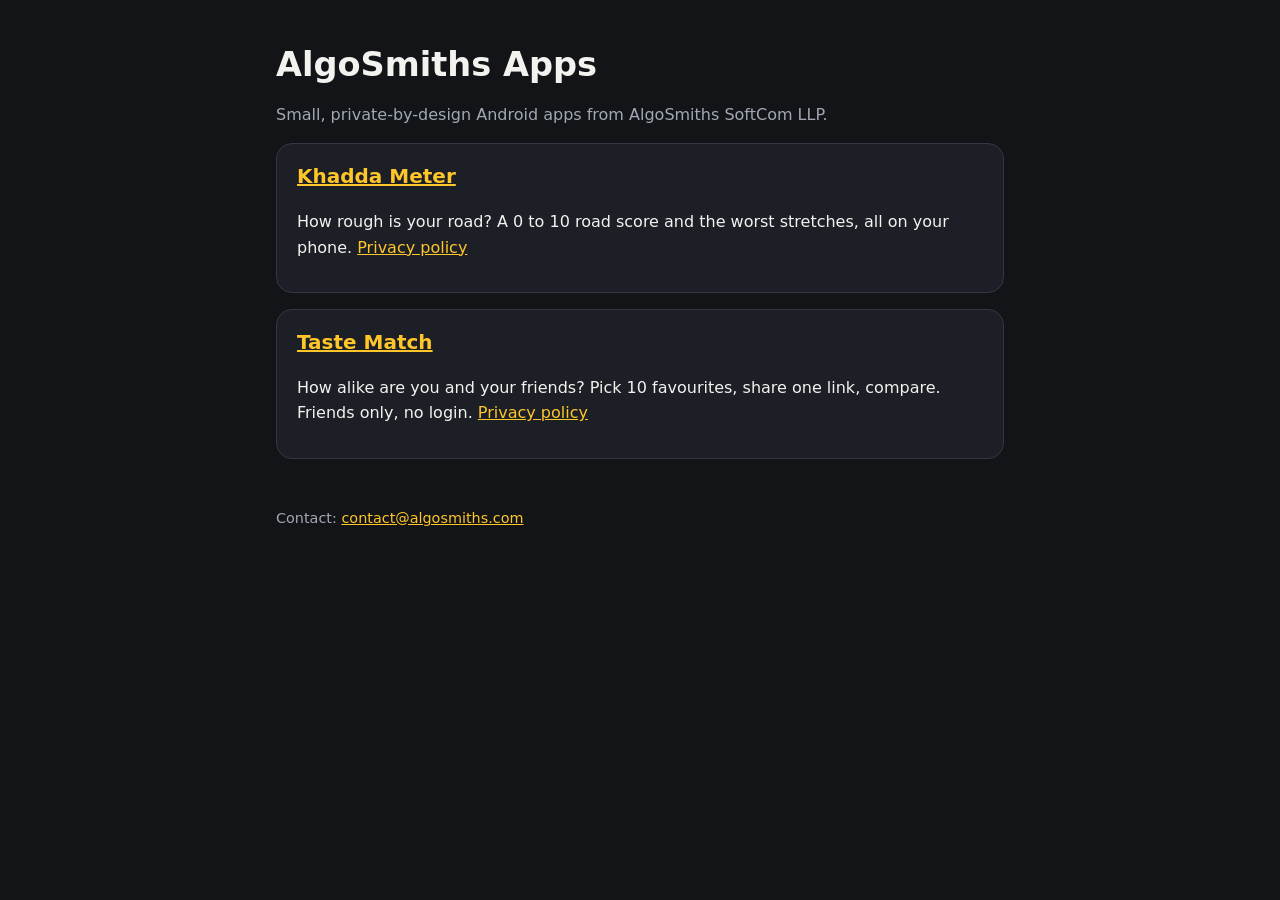
<file: index.html>
<!doctype html>
<html lang="en">
<head>
  <meta charset="utf-8">
  <meta name="viewport" content="width=device-width, initial-scale=1">
  <title>AlgoSmiths Apps</title>
  <link rel="stylesheet" href="assets/site.css">
</head>
<body>
<main>
  <h1>AlgoSmiths Apps</h1>
  <p class="muted">Small, private-by-design Android apps from AlgoSmiths SoftCom LLP.</p>
  <div class="card">
    <h2 style="margin-top:0"><a href="khadda-meter/">Khadda Meter</a></h2>
    <p>How rough is your road? A 0 to 10 road score and the worst stretches, all on your phone. <a href="khadda-meter/privacy/">Privacy policy</a></p>
  </div>
  <div class="card">
    <h2 style="margin-top:0"><a href="taste-match/">Taste Match</a></h2>
    <p>How alike are you and your friends? Pick 10 favourites, share one link, compare. Friends only, no login. <a href="taste-match/privacy/">Privacy policy</a></p>
  </div>
  <footer>Contact: <a href="mailto:contact@algosmiths.com">contact@algosmiths.com</a></footer>
</main>
</body>
</html>
</file>
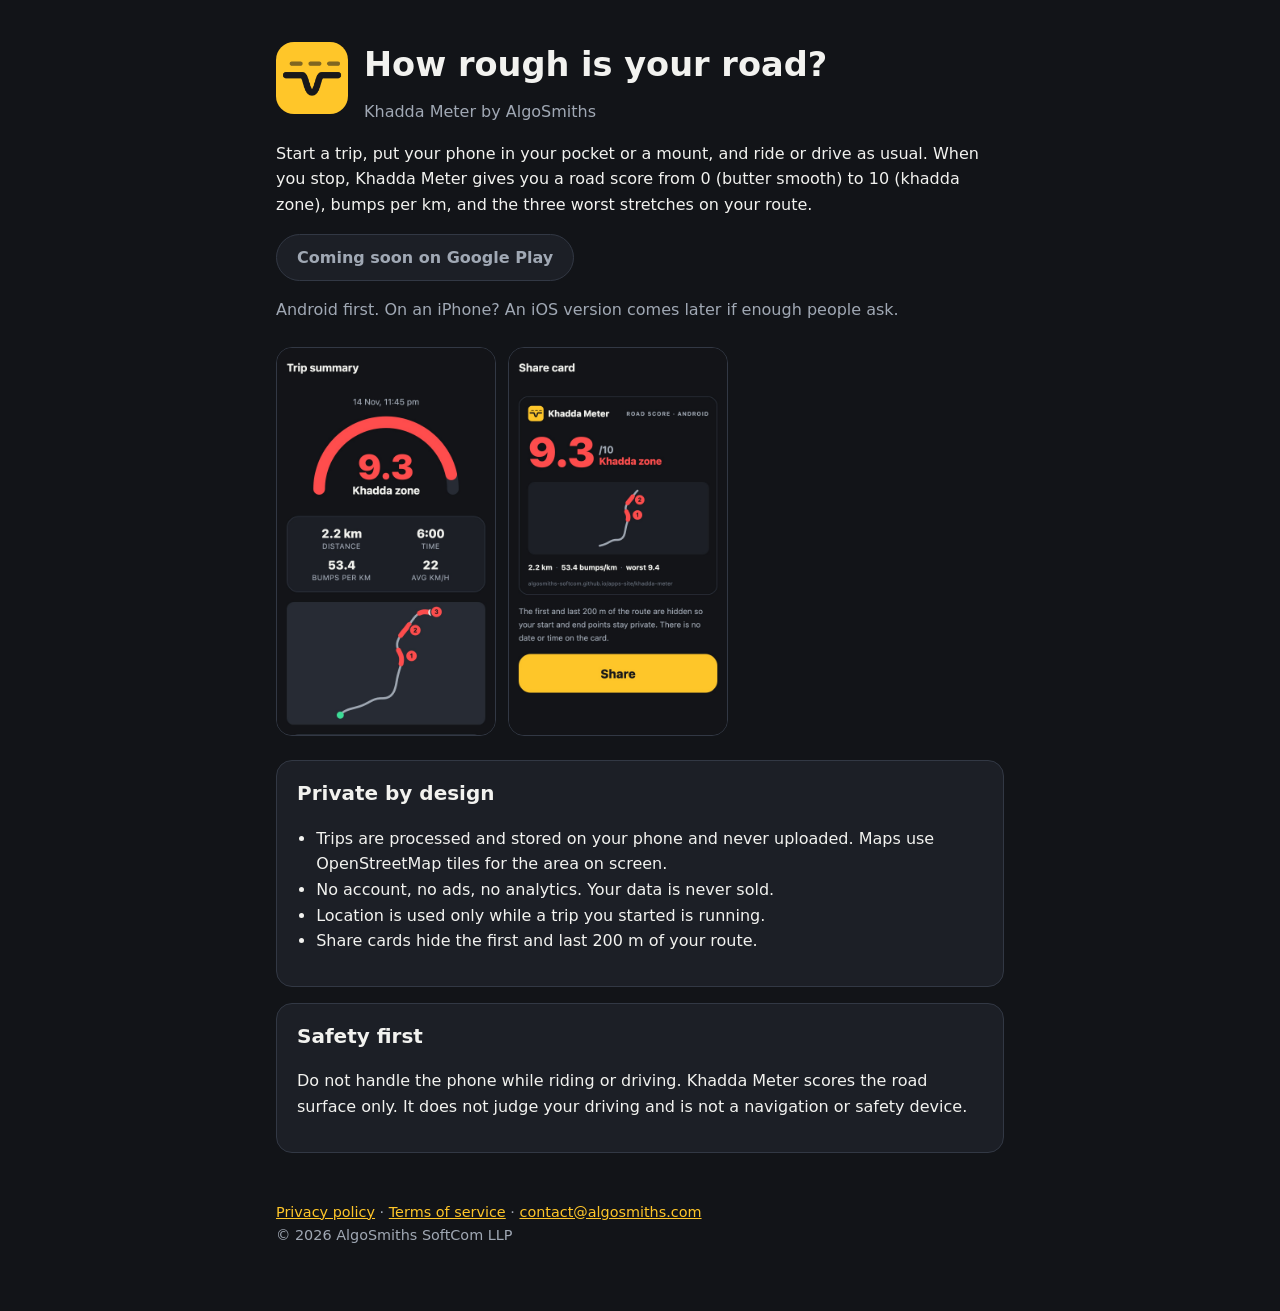
<file: khadda-meter/index.html>
<!doctype html>
<html lang="en">
<head>
  <meta charset="utf-8">
  <meta name="viewport" content="width=device-width, initial-scale=1">
  <title>Khadda Meter: how rough is your road?</title>
  <meta name="description" content="Khadda Meter scores how rough a road is, from 0 to 10, using your phone's motion sensor and GPS. On-device, no login, no ads. Android first.">
  <meta property="og:title" content="Khadda Meter: how rough is your road?">
  <meta property="og:description" content="A 0 to 10 road score and the worst stretches of your trip. Everything stays on your phone.">
  <meta property="og:image" content="https://algosmiths-softcom.github.io/apps-site/khadda-meter/card.jpg">
  <link rel="icon" href="icon.png">
  <link rel="stylesheet" href="../assets/site.css">
</head>
<body>
<main>
  <div class="hero">
    <img src="icon.png" alt="Khadda Meter icon">
    <div>
      <h1>How rough is your road?</h1>
      <div class="muted">Khadda Meter by AlgoSmiths</div>
    </div>
  </div>

  <p>Start a trip, put your phone in your pocket or a mount, and ride or drive as usual. When you stop, Khadda Meter gives you a road score from 0 (butter smooth) to 10 (khadda zone), bumps per km, and the three worst stretches on your route.</p>

  <p><span class="pill off">Coming soon on Google Play</span></p>
  <p class="muted">Android first. On an iPhone? An iOS version comes later if enough people ask.</p>

  <div class="shots">
    <img src="summary.jpg" alt="Trip summary screen with a road score of 9.3, Khadda zone">
    <img src="card.jpg" alt="Shareable road score card">
  </div>

  <div class="card">
    <h2 style="margin-top:0">Private by design</h2>
    <ul>
      <li>Trips are processed and stored on your phone and never uploaded. Maps use OpenStreetMap tiles for the area on screen.</li>
      <li>No account, no ads, no analytics. Your data is never sold.</li>
      <li>Location is used only while a trip you started is running.</li>
      <li>Share cards hide the first and last 200 m of your route.</li>
    </ul>
  </div>

  <div class="card">
    <h2 style="margin-top:0">Safety first</h2>
    <p>Do not handle the phone while riding or driving. Khadda Meter scores the road surface only. It does not judge your driving and is not a navigation or safety device.</p>
  </div>

  <footer>
    <a href="privacy/">Privacy policy</a> · <a href="terms/">Terms of service</a> · <a href="mailto:contact@algosmiths.com">contact@algosmiths.com</a><br>
    © 2026 AlgoSmiths SoftCom LLP
  </footer>
</main>
</body>
</html>
</file>
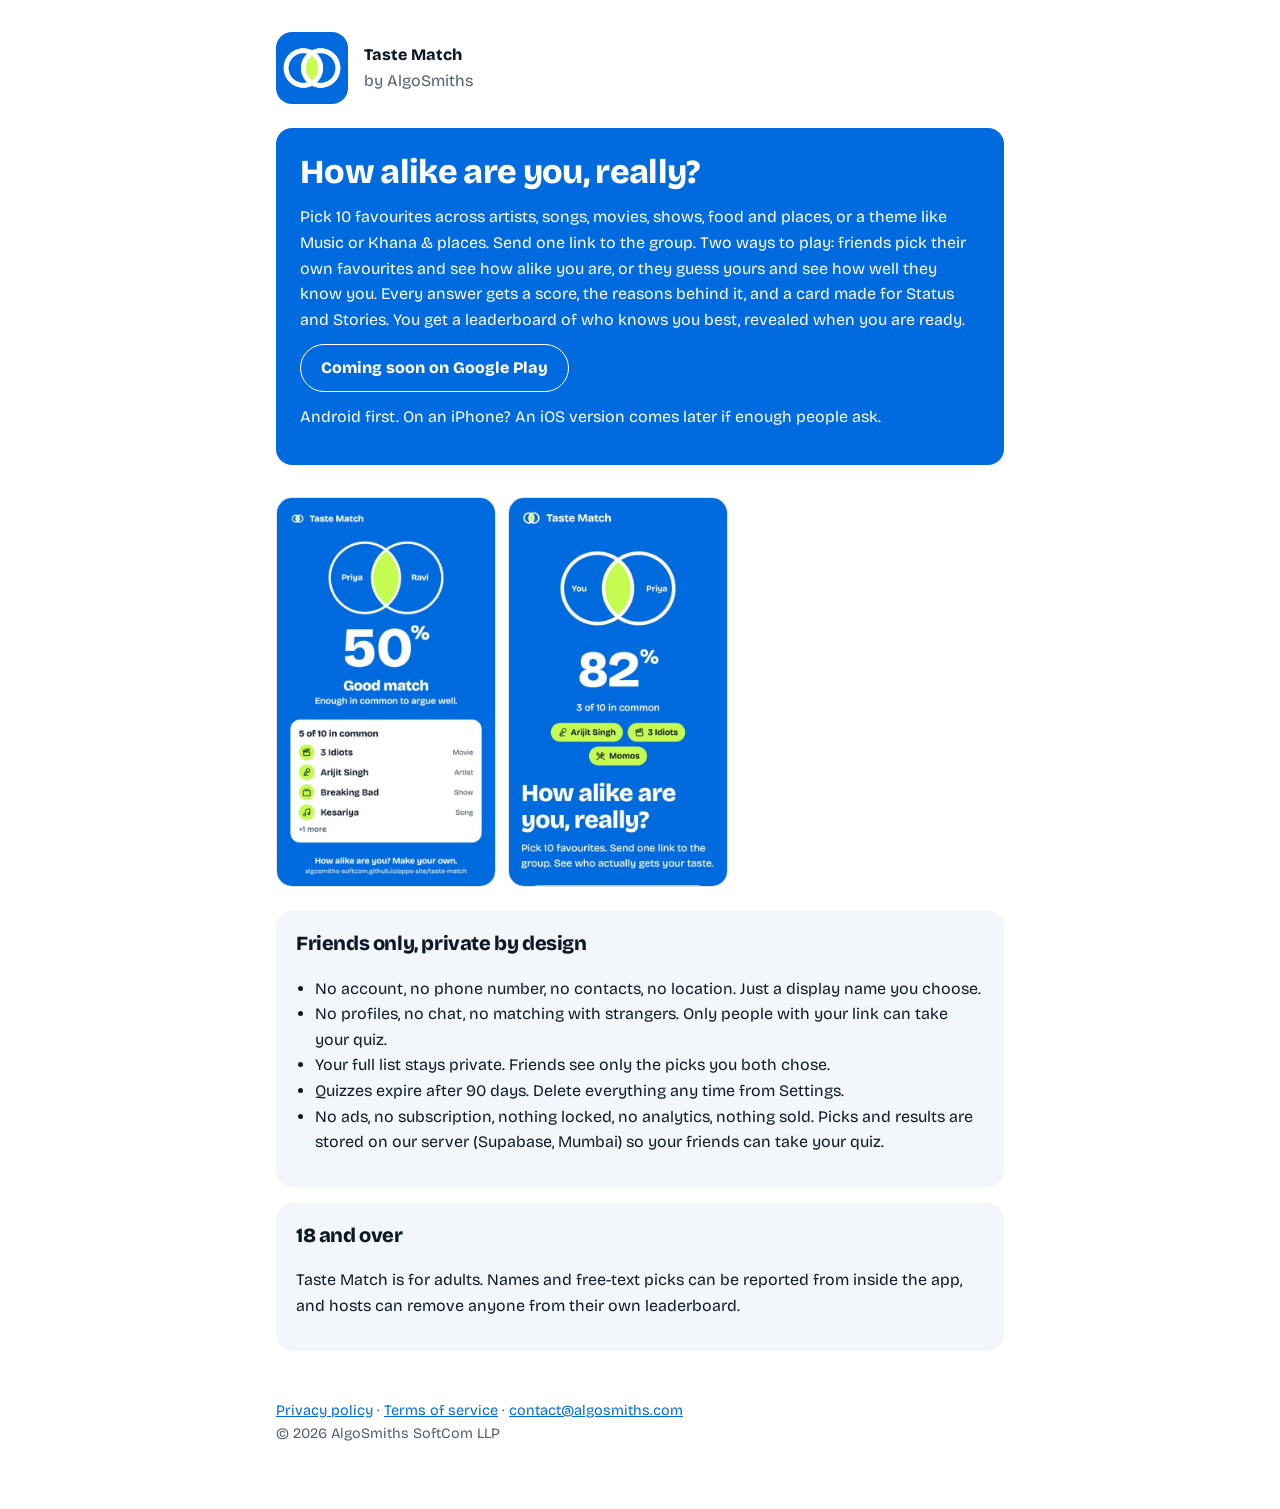
<file: taste-match/index.html>
<!doctype html>
<html lang="en">
<head>
  <meta charset="utf-8">
  <meta name="viewport" content="width=device-width, initial-scale=1">
  <title>Taste Match: how alike are you, and who knows you best?</title>
  <meta name="description" content="Pick 10 favourites and send one link: see how alike you are, or how well your friends know you. No login, no ads, nothing locked. Android first.">
  <meta property="og:title" content="Taste Match: how alike are you, and who knows you best?">
  <meta property="og:description" content="Pick 10 favourites, share one link. How alike are you, or how well do they know you? Friends only, no login, no ads.">
  <meta property="og:image" content="https://algosmiths-softcom.github.io/apps-site/taste-match/card.jpg">
  <link rel="icon" href="icon.png">
  <link rel="stylesheet" href="../assets/site.css">
  <link rel="stylesheet" href="tm.css">
  
</head>
<body>
<main>
  <div class="hero">
    <img src="icon.png" alt="Taste Match icon">
    <div><strong>Taste Match</strong><div class="muted">by AlgoSmiths</div></div>
  </div>

  <section class="band">
    <h1>How alike are you, really?</h1>
    <p>Pick 10 favourites across artists, songs, movies, shows, food and places, or a theme like Music or Khana &amp; places. Send one link to the group. Two ways to play: friends pick their own favourites and see how alike you are, or they guess yours and see how well they know you. Every answer gets a score, the reasons behind it, and a card made for Status and Stories. You get a leaderboard of who knows you best, revealed when you are ready.</p>
    <p><span class="pill off">Coming soon on Google Play</span></p>
    <p class="muted">Android first. On an iPhone? An iOS version comes later if enough people ask.</p>
  </section>

  <div class="shots">
    <img src="card.jpg" alt="Story card: Priya and Ravi, 50 percent alike, 5 of 10 in common, with the shared picks listed">
    <img src="intro.jpg" alt="The app's first screen: two rings overlapping, 82 percent, How alike are you, really?">
  </div>

  <div class="card">
    <h2 style="margin-top:0">Friends only, private by design</h2>
    <ul>
      <li>No account, no phone number, no contacts, no location. Just a display name you choose.</li>
      <li>No profiles, no chat, no matching with strangers. Only people with your link can take your quiz.</li>
      <li>Your full list stays private. Friends see only the picks you both chose.</li>
      <li>Quizzes expire after 90 days. Delete everything any time from Settings.</li>
      <li>No ads, no subscription, nothing locked, no analytics, nothing sold. Picks and results are stored on our server (Supabase, Mumbai) so your friends can take your quiz.</li>
    </ul>
  </div>

  <div class="card">
    <h2 style="margin-top:0">18 and over</h2>
    <p>Taste Match is for adults. Names and free-text picks can be reported from inside the app, and hosts can remove anyone from their own leaderboard.</p>
  </div>

  <footer>
    <a href="privacy/">Privacy policy</a> · <a href="terms/">Terms of service</a> · <a href="mailto:contact@algosmiths.com">contact@algosmiths.com</a><br>
    © 2026 AlgoSmiths SoftCom LLP
  </footer>
</main>
</body>
</html>
</file>
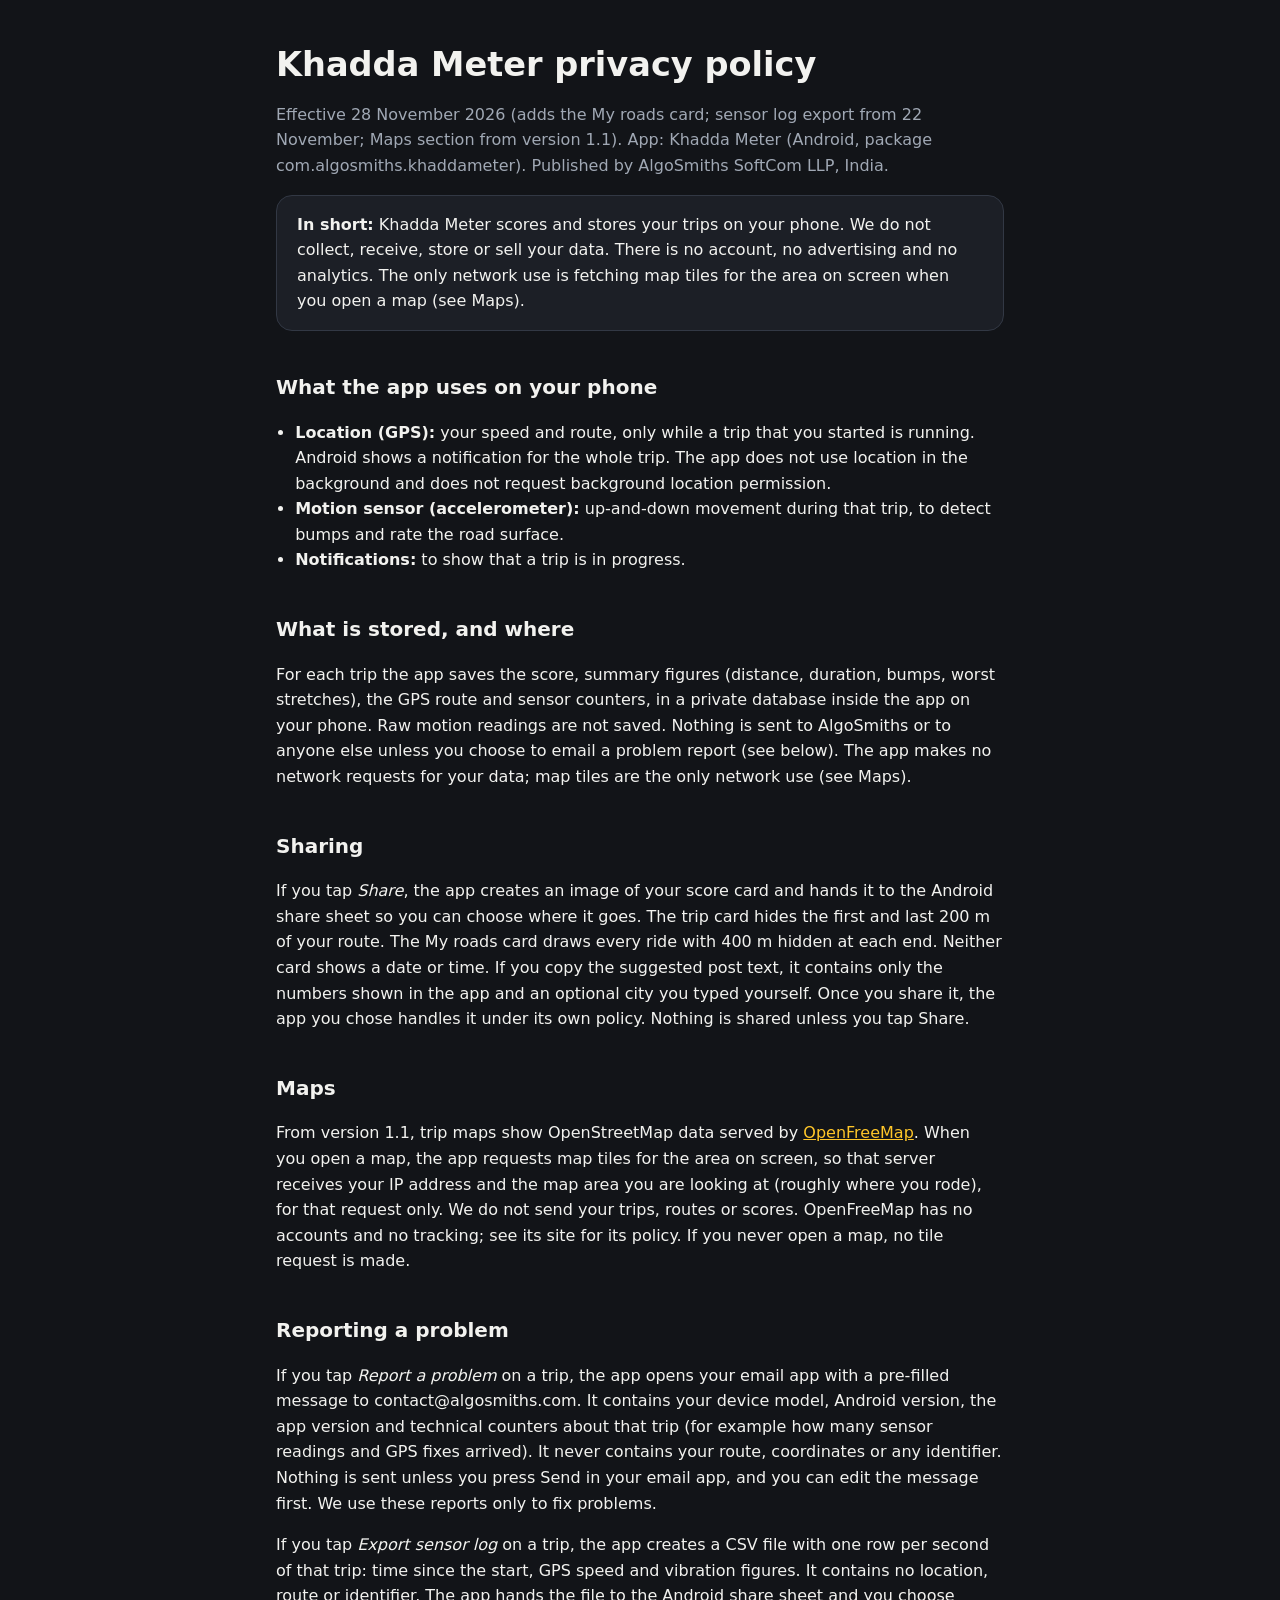
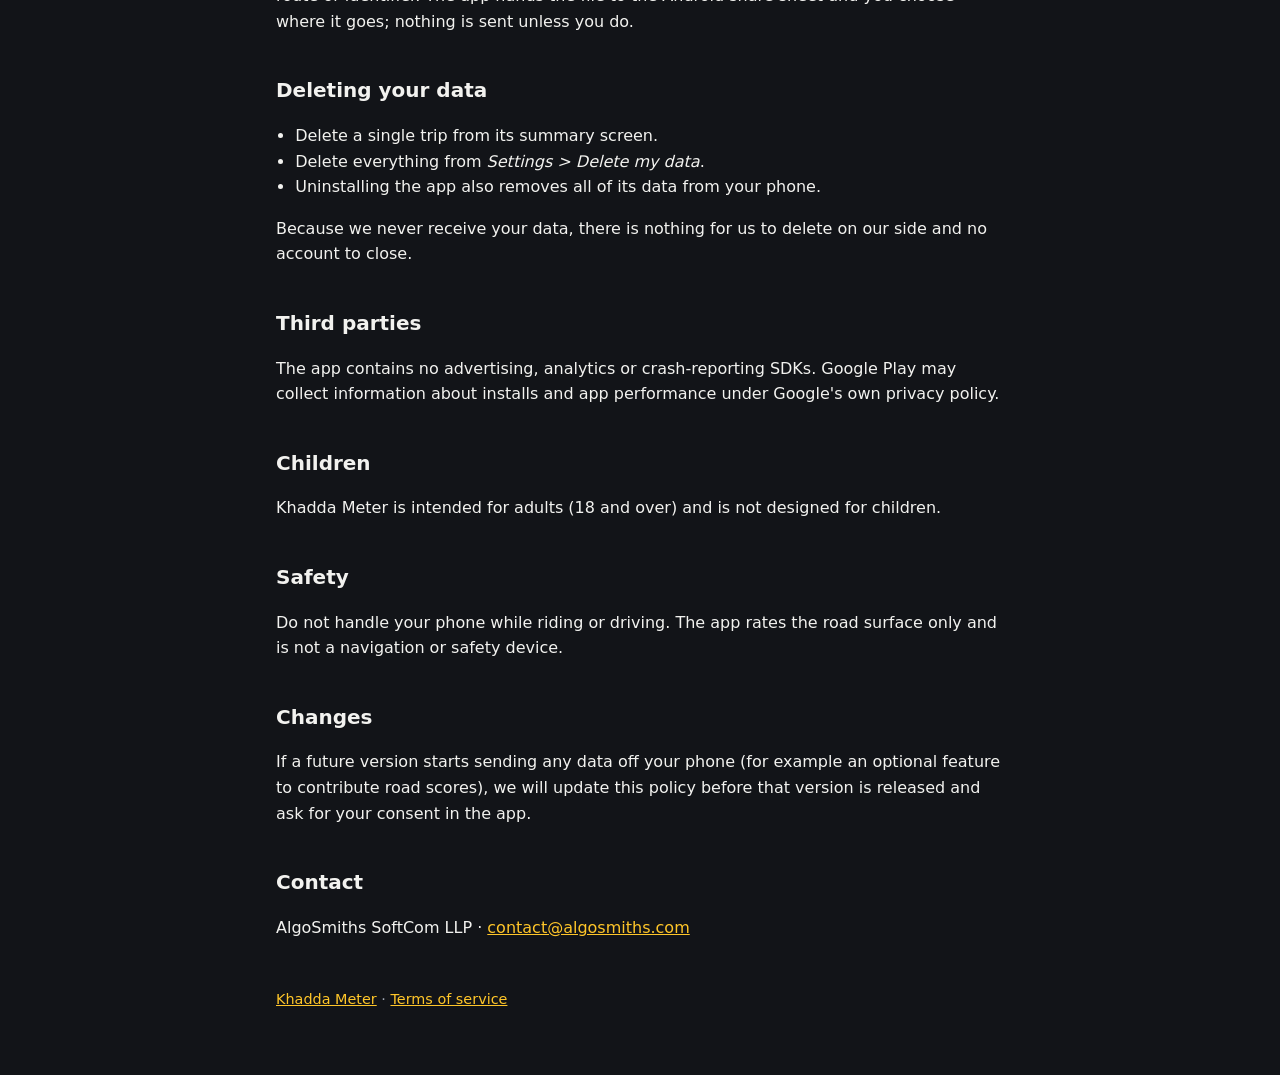
<file: khadda-meter/privacy/index.html>
<!doctype html>
<html lang="en">
<head>
  <meta charset="utf-8">
  <meta name="viewport" content="width=device-width, initial-scale=1">
  <title>Khadda Meter privacy policy</title>
  <meta name="description" content="Privacy policy for the Khadda Meter Android app by AlgoSmiths SoftCom LLP.">
  <link rel="icon" href="../icon.png">
  <link rel="stylesheet" href="../../assets/site.css">
</head>
<body>
<main>
  <h1>Khadda Meter privacy policy</h1>
  <p class="muted">Effective 28 November 2026 (adds the My roads card; sensor log export from 22 November; Maps section from version 1.1). App: Khadda Meter (Android, package com.algosmiths.khaddameter). Published by AlgoSmiths SoftCom LLP, India.</p>

  <div class="card">
    <strong>In short:</strong> Khadda Meter scores and stores your trips on your phone. We do not collect, receive, store or sell your data. There is no account, no advertising and no analytics. The only network use is fetching map tiles for the area on screen when you open a map (see Maps).
  </div>

  <h2>What the app uses on your phone</h2>
  <ul>
    <li><strong>Location (GPS):</strong> your speed and route, only while a trip that you started is running. Android shows a notification for the whole trip. The app does not use location in the background and does not request background location permission.</li>
    <li><strong>Motion sensor (accelerometer):</strong> up-and-down movement during that trip, to detect bumps and rate the road surface.</li>
    <li><strong>Notifications:</strong> to show that a trip is in progress.</li>
  </ul>

  <h2>What is stored, and where</h2>
  <p>For each trip the app saves the score, summary figures (distance, duration, bumps, worst stretches), the GPS route and sensor counters, in a private database inside the app on your phone. Raw motion readings are not saved. Nothing is sent to AlgoSmiths or to anyone else unless you choose to email a problem report (see below). The app makes no network requests for your data; map tiles are the only network use (see Maps).</p>

  <h2>Sharing</h2>
  <p>If you tap <em>Share</em>, the app creates an image of your score card and hands it to the Android share sheet so you can choose where it goes. The trip card hides the first and last 200 m of your route. The My roads card draws every ride with 400 m hidden at each end. Neither card shows a date or time. If you copy the suggested post text, it contains only the numbers shown in the app and an optional city you typed yourself. Once you share it, the app you chose handles it under its own policy. Nothing is shared unless you tap Share.</p>

  <h2>Maps</h2>
  <p>From version 1.1, trip maps show OpenStreetMap data served by <a href="https://openfreemap.org/">OpenFreeMap</a>. When you open a map, the app requests map tiles for the area on screen, so that server receives your IP address and the map area you are looking at (roughly where you rode), for that request only. We do not send your trips, routes or scores. OpenFreeMap has no accounts and no tracking; see its site for its policy. If you never open a map, no tile request is made.</p>

  <h2>Reporting a problem</h2>
  <p>If you tap <em>Report a problem</em> on a trip, the app opens your email app with a pre-filled message to contact@algosmiths.com. It contains your device model, Android version, the app version and technical counters about that trip (for example how many sensor readings and GPS fixes arrived). It never contains your route, coordinates or any identifier. Nothing is sent unless you press Send in your email app, and you can edit the message first. We use these reports only to fix problems.</p>
  <p>If you tap <em>Export sensor log</em> on a trip, the app creates a CSV file with one row per second of that trip: time since the start, GPS speed and vibration figures. It contains no location, route or identifier. The app hands the file to the Android share sheet and you choose where it goes; nothing is sent unless you do.</p>

  <h2>Deleting your data</h2>
  <ul>
    <li>Delete a single trip from its summary screen.</li>
    <li>Delete everything from <em>Settings &gt; Delete my data</em>.</li>
    <li>Uninstalling the app also removes all of its data from your phone.</li>
  </ul>
  <p>Because we never receive your data, there is nothing for us to delete on our side and no account to close.</p>

  <h2>Third parties</h2>
  <p>The app contains no advertising, analytics or crash-reporting SDKs. Google Play may collect information about installs and app performance under Google's own privacy policy.</p>

  <h2>Children</h2>
  <p>Khadda Meter is intended for adults (18 and over) and is not designed for children.</p>

  <h2>Safety</h2>
  <p>Do not handle your phone while riding or driving. The app rates the road surface only and is not a navigation or safety device.</p>

  <h2>Changes</h2>
  <p>If a future version starts sending any data off your phone (for example an optional feature to contribute road scores), we will update this policy before that version is released and ask for your consent in the app.</p>

  <h2>Contact</h2>
  <p>AlgoSmiths SoftCom LLP · <a href="mailto:contact@algosmiths.com">contact@algosmiths.com</a></p>

  <footer><a href="../">Khadda Meter</a> · <a href="../terms/">Terms of service</a></footer>
</main>
</body>
</html>
</file>
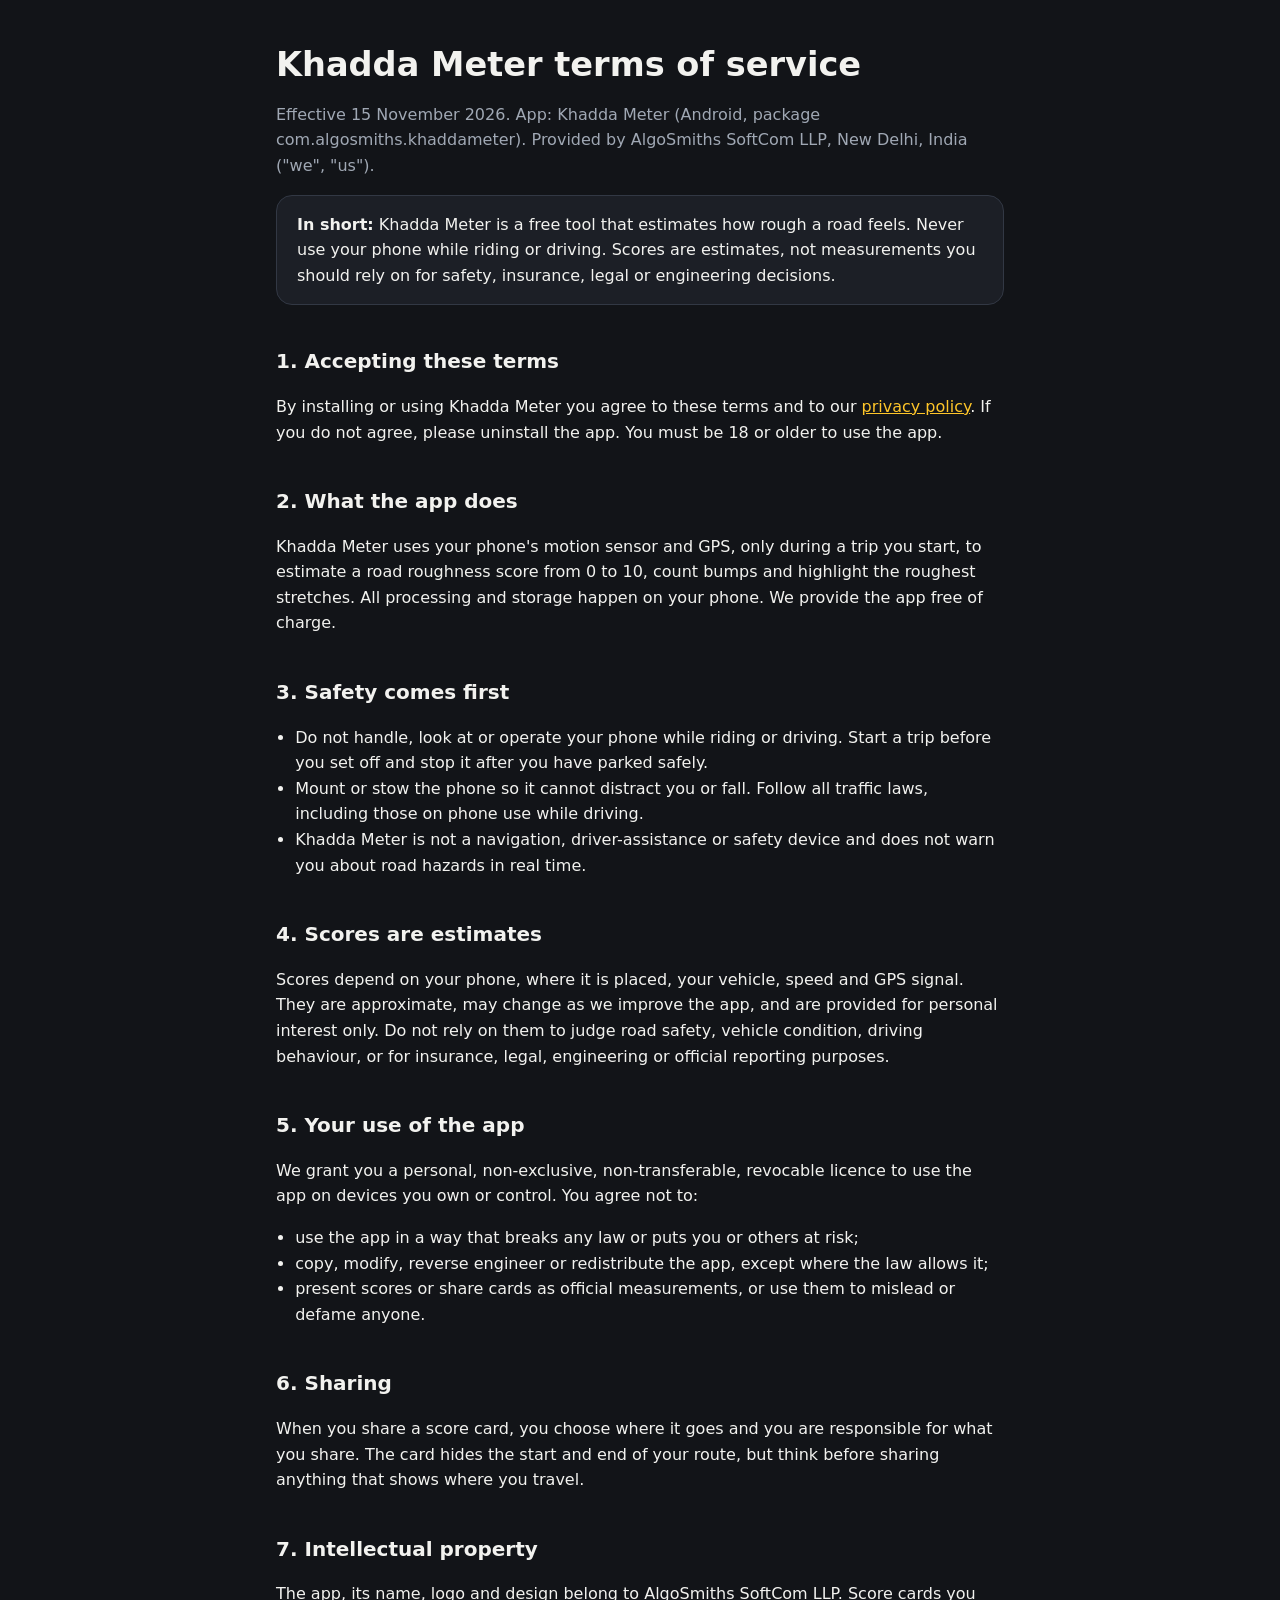
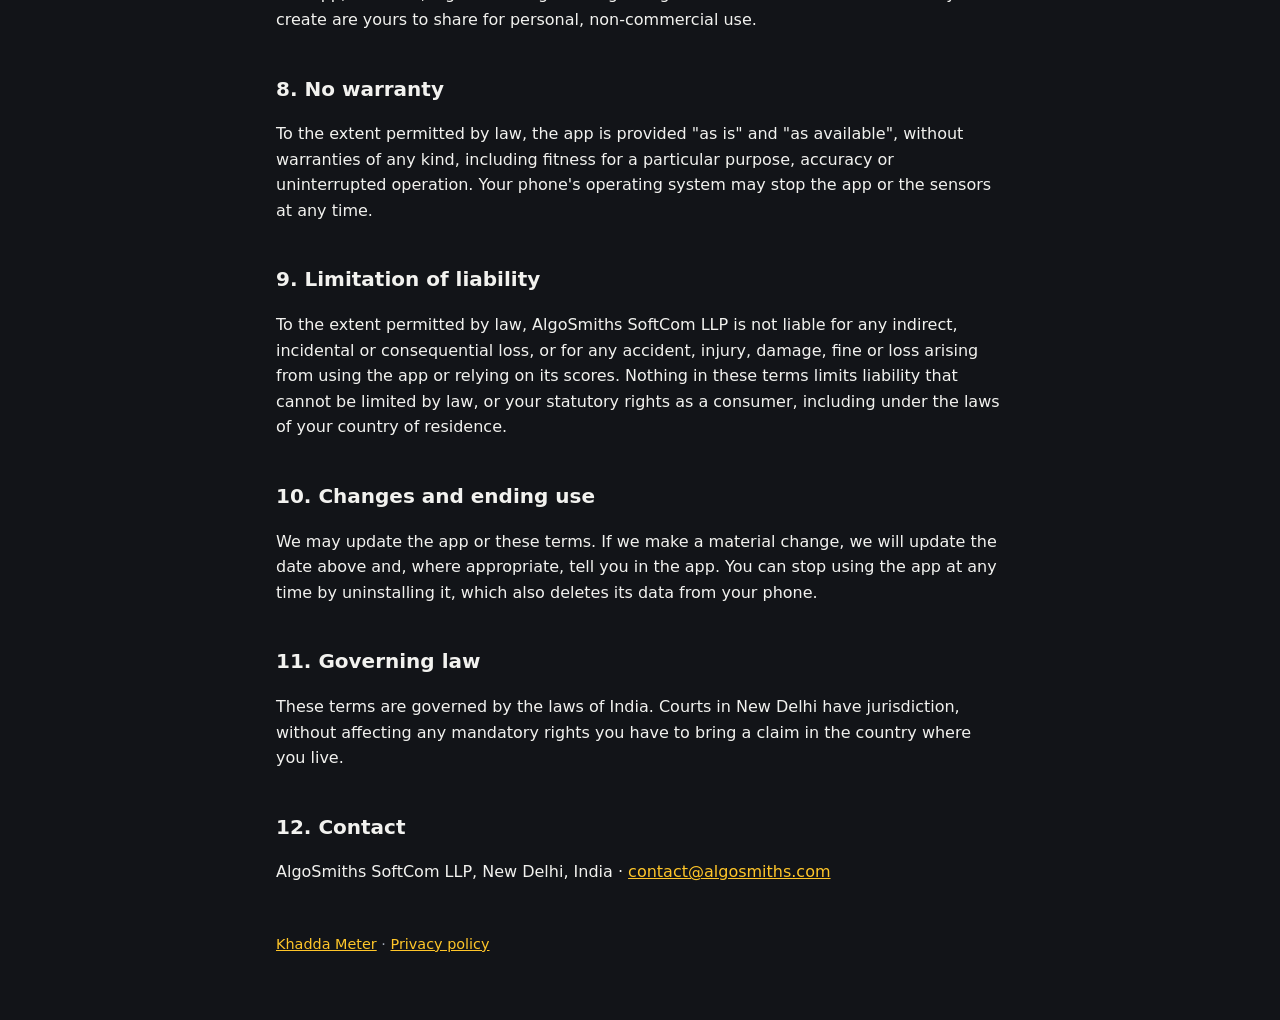
<file: khadda-meter/terms/index.html>
<!doctype html>
<html lang="en">
<head>
  <meta charset="utf-8">
  <meta name="viewport" content="width=device-width, initial-scale=1">
  <title>Khadda Meter terms of service</title>
  <meta name="description" content="Terms of service for the Khadda Meter Android app by AlgoSmiths SoftCom LLP.">
  <link rel="icon" href="../icon.png">
  <link rel="stylesheet" href="../../assets/site.css">
</head>
<body>
<main>
  <h1>Khadda Meter terms of service</h1>
  <p class="muted">Effective 15 November 2026. App: Khadda Meter (Android, package com.algosmiths.khaddameter). Provided by AlgoSmiths SoftCom LLP, New Delhi, India ("we", "us").</p>

  <div class="card">
    <strong>In short:</strong> Khadda Meter is a free tool that estimates how rough a road feels. Never use your phone while riding or driving. Scores are estimates, not measurements you should rely on for safety, insurance, legal or engineering decisions.
  </div>

  <h2>1. Accepting these terms</h2>
  <p>By installing or using Khadda Meter you agree to these terms and to our <a href="../privacy/">privacy policy</a>. If you do not agree, please uninstall the app. You must be 18 or older to use the app.</p>

  <h2>2. What the app does</h2>
  <p>Khadda Meter uses your phone's motion sensor and GPS, only during a trip you start, to estimate a road roughness score from 0 to 10, count bumps and highlight the roughest stretches. All processing and storage happen on your phone. We provide the app free of charge.</p>

  <h2>3. Safety comes first</h2>
  <ul>
    <li>Do not handle, look at or operate your phone while riding or driving. Start a trip before you set off and stop it after you have parked safely.</li>
    <li>Mount or stow the phone so it cannot distract you or fall. Follow all traffic laws, including those on phone use while driving.</li>
    <li>Khadda Meter is not a navigation, driver-assistance or safety device and does not warn you about road hazards in real time.</li>
  </ul>

  <h2>4. Scores are estimates</h2>
  <p>Scores depend on your phone, where it is placed, your vehicle, speed and GPS signal. They are approximate, may change as we improve the app, and are provided for personal interest only. Do not rely on them to judge road safety, vehicle condition, driving behaviour, or for insurance, legal, engineering or official reporting purposes.</p>

  <h2>5. Your use of the app</h2>
  <p>We grant you a personal, non-exclusive, non-transferable, revocable licence to use the app on devices you own or control. You agree not to:</p>
  <ul>
    <li>use the app in a way that breaks any law or puts you or others at risk;</li>
    <li>copy, modify, reverse engineer or redistribute the app, except where the law allows it;</li>
    <li>present scores or share cards as official measurements, or use them to mislead or defame anyone.</li>
  </ul>

  <h2>6. Sharing</h2>
  <p>When you share a score card, you choose where it goes and you are responsible for what you share. The card hides the start and end of your route, but think before sharing anything that shows where you travel.</p>

  <h2>7. Intellectual property</h2>
  <p>The app, its name, logo and design belong to AlgoSmiths SoftCom LLP. Score cards you create are yours to share for personal, non-commercial use.</p>

  <h2>8. No warranty</h2>
  <p>To the extent permitted by law, the app is provided "as is" and "as available", without warranties of any kind, including fitness for a particular purpose, accuracy or uninterrupted operation. Your phone's operating system may stop the app or the sensors at any time.</p>

  <h2>9. Limitation of liability</h2>
  <p>To the extent permitted by law, AlgoSmiths SoftCom LLP is not liable for any indirect, incidental or consequential loss, or for any accident, injury, damage, fine or loss arising from using the app or relying on its scores. Nothing in these terms limits liability that cannot be limited by law, or your statutory rights as a consumer, including under the laws of your country of residence.</p>

  <h2>10. Changes and ending use</h2>
  <p>We may update the app or these terms. If we make a material change, we will update the date above and, where appropriate, tell you in the app. You can stop using the app at any time by uninstalling it, which also deletes its data from your phone.</p>

  <h2>11. Governing law</h2>
  <p>These terms are governed by the laws of India. Courts in New Delhi have jurisdiction, without affecting any mandatory rights you have to bring a claim in the country where you live.</p>

  <h2>12. Contact</h2>
  <p>AlgoSmiths SoftCom LLP, New Delhi, India · <a href="mailto:contact@algosmiths.com">contact@algosmiths.com</a></p>

  <footer><a href="../">Khadda Meter</a> · <a href="../privacy/">Privacy policy</a></footer>
</main>
</body>
</html>
</file>
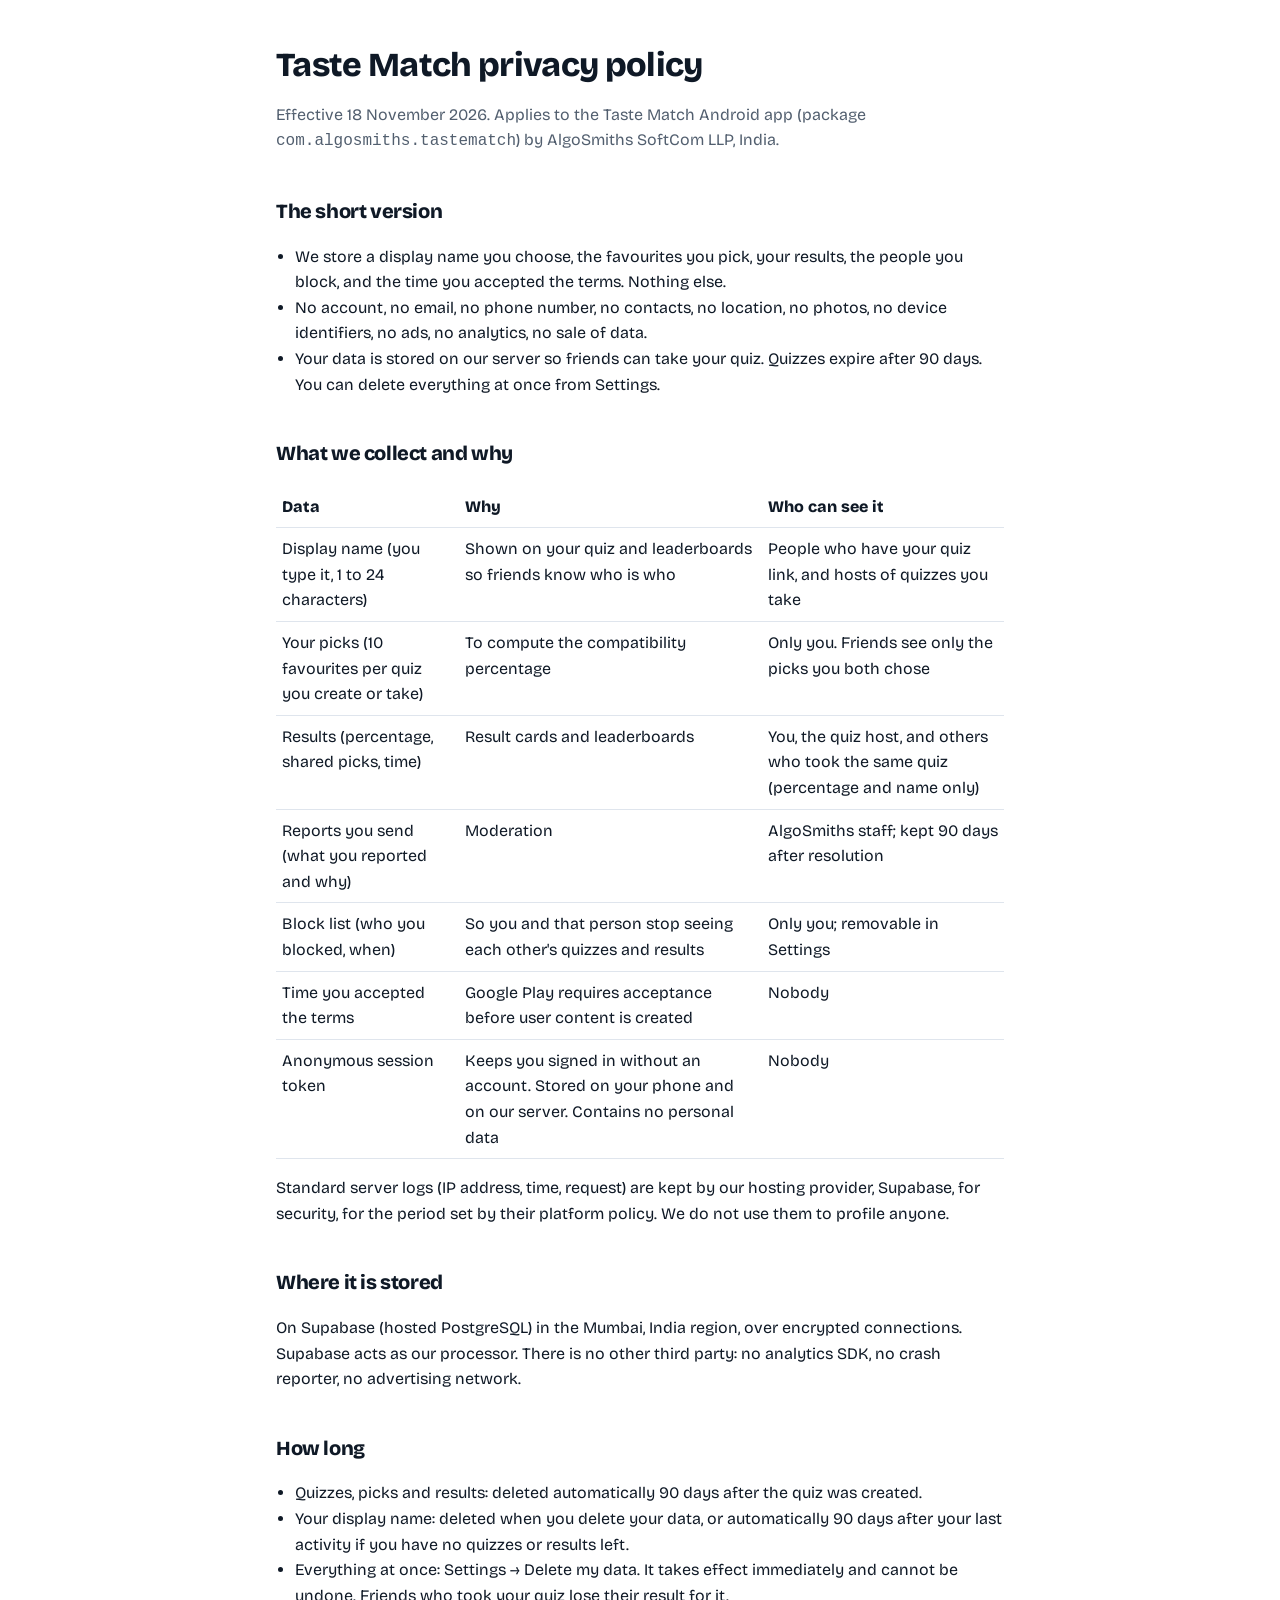
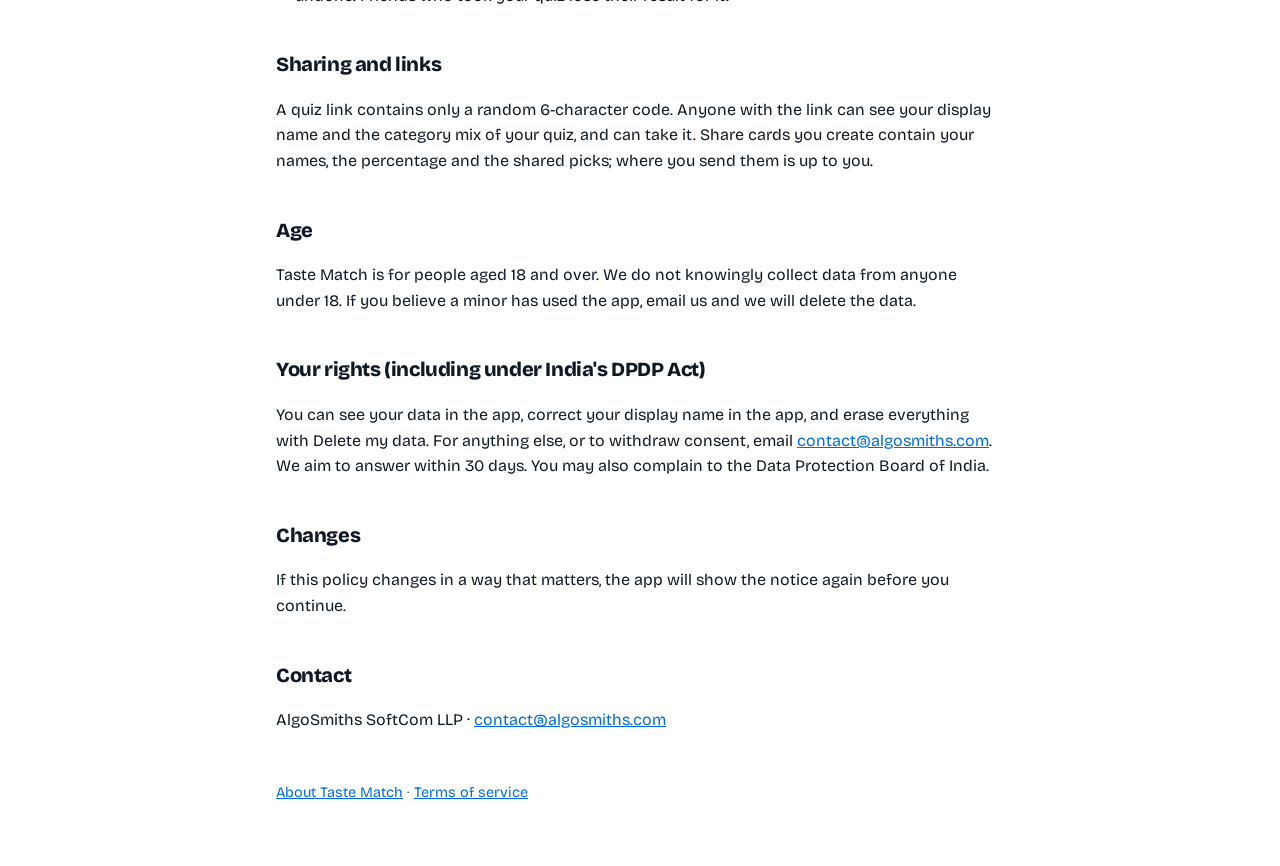
<file: taste-match/privacy/index.html>
<!doctype html>
<html lang="en">
<head>
  <meta charset="utf-8">
  <meta name="viewport" content="width=device-width, initial-scale=1">
  <title>Taste Match privacy policy</title>
  <link rel="icon" href="../icon.png">
  <link rel="stylesheet" href="../../assets/site.css">
  <link rel="stylesheet" href="../tm.css">
  
</head>
<body>
<main>
  <h1>Taste Match privacy policy</h1>
  <p class="muted">Effective 18 November 2026. Applies to the Taste Match Android app (package <code>com.algosmiths.tastematch</code>) by AlgoSmiths SoftCom LLP, India.</p>

  <h2>The short version</h2>
  <ul>
    <li>We store a display name you choose, the favourites you pick, your results, the people you block, and the time you accepted the terms. Nothing else.</li>
    <li>No account, no email, no phone number, no contacts, no location, no photos, no device identifiers, no ads, no analytics, no sale of data.</li>
    <li>Your data is stored on our server so friends can take your quiz. Quizzes expire after 90 days. You can delete everything at once from Settings.</li>
  </ul>

  <h2>What we collect and why</h2>
  <table>
    <tr><th>Data</th><th>Why</th><th>Who can see it</th></tr>
    <tr><td>Display name (you type it, 1 to 24 characters)</td><td>Shown on your quiz and leaderboards so friends know who is who</td><td>People who have your quiz link, and hosts of quizzes you take</td></tr>
    <tr><td>Your picks (10 favourites per quiz you create or take)</td><td>To compute the compatibility percentage</td><td>Only you. Friends see only the picks you both chose</td></tr>
    <tr><td>Results (percentage, shared picks, time)</td><td>Result cards and leaderboards</td><td>You, the quiz host, and others who took the same quiz (percentage and name only)</td></tr>
    <tr><td>Reports you send (what you reported and why)</td><td>Moderation</td><td>AlgoSmiths staff; kept 90 days after resolution</td></tr>
    <tr><td>Block list (who you blocked, when)</td><td>So you and that person stop seeing each other's quizzes and results</td><td>Only you; removable in Settings</td></tr>
    <tr><td>Time you accepted the terms</td><td>Google Play requires acceptance before user content is created</td><td>Nobody</td></tr>
    <tr><td>Anonymous session token</td><td>Keeps you signed in without an account. Stored on your phone and on our server. Contains no personal data</td><td>Nobody</td></tr>
  </table>
  <p>Standard server logs (IP address, time, request) are kept by our hosting provider, Supabase, for security, for the period set by their platform policy. We do not use them to profile anyone.</p>

  <h2>Where it is stored</h2>
  <p>On Supabase (hosted PostgreSQL) in the Mumbai, India region, over encrypted connections. Supabase acts as our processor. There is no other third party: no analytics SDK, no crash reporter, no advertising network.</p>

  <h2>How long</h2>
  <ul>
    <li>Quizzes, picks and results: deleted automatically 90 days after the quiz was created.</li>
    <li>Your display name: deleted when you delete your data, or automatically 90 days after your last activity if you have no quizzes or results left.</li>
    <li>Everything at once: Settings → Delete my data. It takes effect immediately and cannot be undone. Friends who took your quiz lose their result for it.</li>
  </ul>

  <h2>Sharing and links</h2>
  <p>A quiz link contains only a random 6-character code. Anyone with the link can see your display name and the category mix of your quiz, and can take it. Share cards you create contain your names, the percentage and the shared picks; where you send them is up to you.</p>

  <h2>Age</h2>
  <p>Taste Match is for people aged 18 and over. We do not knowingly collect data from anyone under 18. If you believe a minor has used the app, email us and we will delete the data.</p>

  <h2>Your rights (including under India's DPDP Act)</h2>
  <p>You can see your data in the app, correct your display name in the app, and erase everything with Delete my data. For anything else, or to withdraw consent, email <a href="mailto:contact@algosmiths.com">contact@algosmiths.com</a>. We aim to answer within 30 days. You may also complain to the Data Protection Board of India.</p>

  <h2>Changes</h2>
  <p>If this policy changes in a way that matters, the app will show the notice again before you continue.</p>

  <h2>Contact</h2>
  <p>AlgoSmiths SoftCom LLP · <a href="mailto:contact@algosmiths.com">contact@algosmiths.com</a></p>

  <footer><a href="../">About Taste Match</a> · <a href="../terms/">Terms of service</a></footer>
</main>
</body>
</html>
</file>
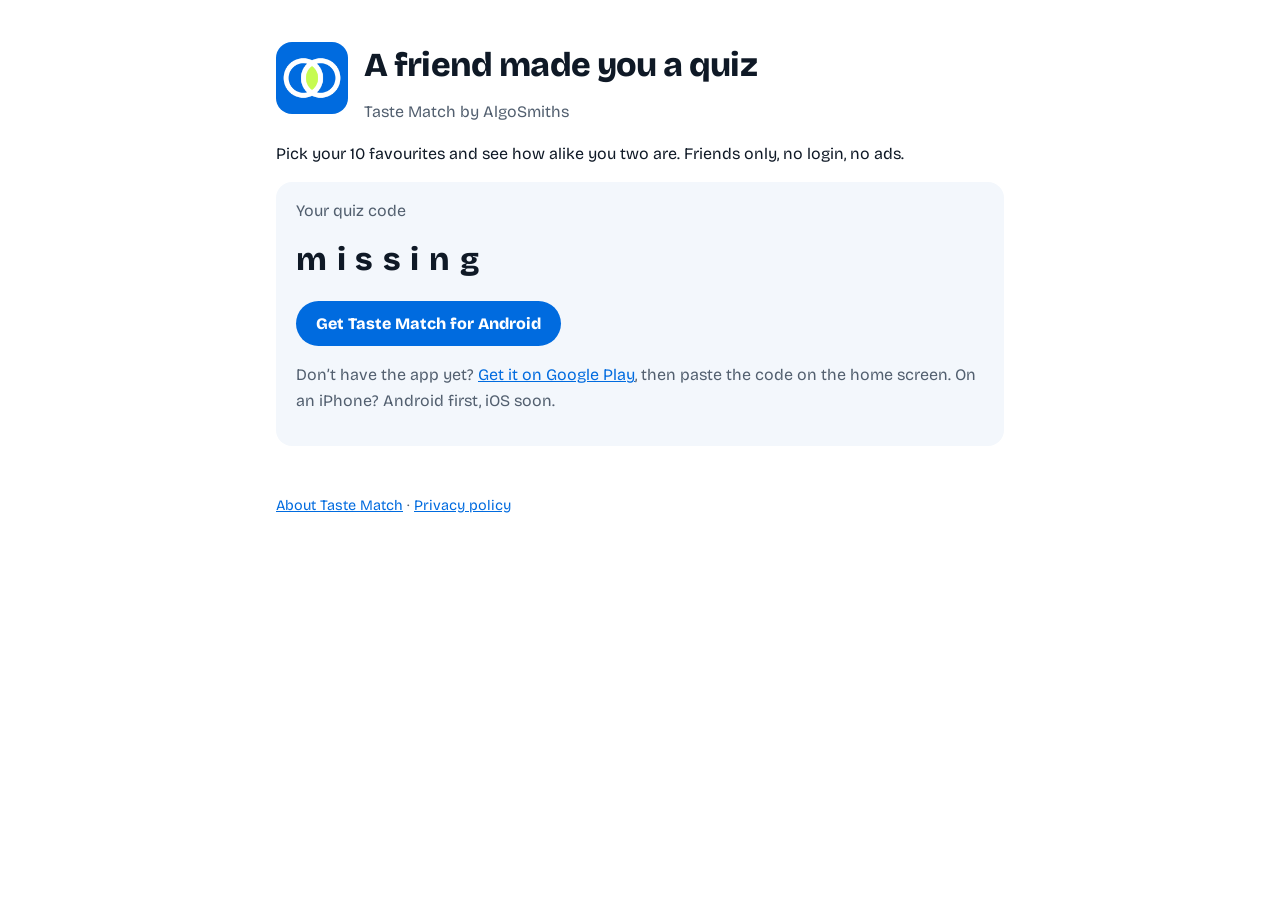
<file: taste-match/q/index.html>
<!doctype html>
<html lang="en">
<head>
  <meta charset="utf-8">
  <meta name="viewport" content="width=device-width, initial-scale=1">
  <title>You have been invited to a Taste Match quiz</title>
  <meta name="description" content="A friend wants to know how alike your tastes are. Open the quiz in Taste Match.">
  <meta property="og:title" content="How alike are we? Take my Taste Match quiz">
  <meta property="og:description" content="Pick your 10 favourites and see our compatibility percentage. Friends only, no login.">
  <meta property="og:image" content="https://algosmiths-softcom.github.io/apps-site/taste-match/card.jpg">
  <meta name="robots" content="noindex">
  <link rel="icon" href="../icon.png">
  <link rel="stylesheet" href="../../assets/site.css">
  <link rel="stylesheet" href="../tm.css">
  <style> .code{font-size:2rem;letter-spacing:.3em;font-weight:900;margin:.3em 0}</style>
</head>
<body>
<main>
  <div class="hero">
    <img src="../icon.png" alt="Taste Match icon">
    <div>
      <h1>A friend made you a quiz</h1>
      <div class="muted">Taste Match by AlgoSmiths</div>
    </div>
  </div>

  <p>Pick your 10 favourites and see how alike you two are. Friends only, no login, no ads.</p>

  <div class="card">
    <div class="muted">Your quiz code</div>
    <div class="code" id="code">······</div>
    <p id="open-wrap"><a class="pill" id="open" href="#">Open in Taste Match</a></p>
    <p id="get-wrap" class="muted">Don&rsquo;t have the app yet? <a id="play" href="https://play.google.com/store/apps/details?id=com.algosmiths.tastematch">Get it on Google Play</a>, then paste the code on the home screen. On an iPhone? Android first, iOS soon.</p>
  </div>

  <footer><a href="../">About Taste Match</a> · <a href="../privacy/">Privacy policy</a></footer>
</main>
<script>
  // The quiz code travels in ?c=. On Android the intent link opens the app if installed and falls
  // back to Play, carrying the code in the install referrer so the app opens the quiz on first run.
  var code = (new URLSearchParams(location.search).get('c') || '').toUpperCase().replace(/[^A-Z2-9]/g, '').slice(0, 6);
  var el = document.getElementById('code'); el.textContent = code || 'missing';
  var play = 'https://play.google.com/store/apps/details?id=com.algosmiths.tastematch&referrer=' + encodeURIComponent('code=' + code + '&utm_source=invite');
  document.getElementById('play').href = play;
  var android = /android/i.test(navigator.userAgent);
  var open = document.getElementById('open');
  if (code && android) {
    open.href = 'intent://q/' + code + '#Intent;scheme=tastematch;package=com.algosmiths.tastematch;S.browser_fallback_url=' + encodeURIComponent(play) + ';end';
  } else {
    open.href = play;
    if (!android) open.textContent = 'Get Taste Match for Android';
  }
</script>
</body>
</html>
</file>
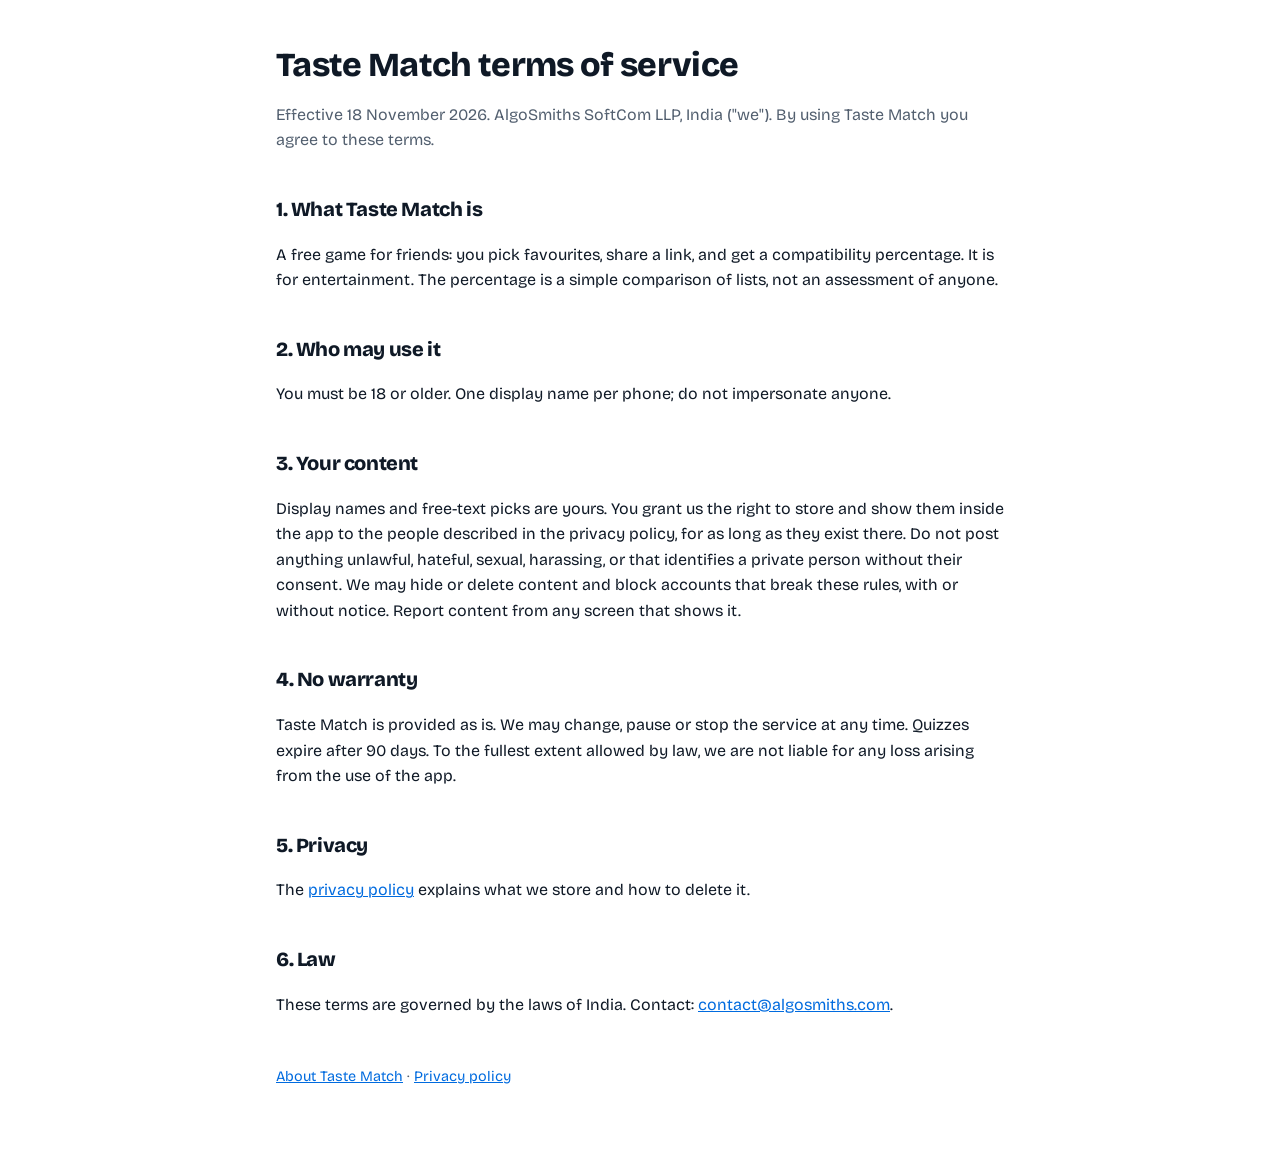
<file: taste-match/terms/index.html>
<!doctype html>
<html lang="en">
<head>
  <meta charset="utf-8">
  <meta name="viewport" content="width=device-width, initial-scale=1">
  <title>Taste Match terms of service</title>
  <link rel="icon" href="../icon.png">
  <link rel="stylesheet" href="../../assets/site.css">
  <link rel="stylesheet" href="../tm.css">
  
</head>
<body>
<main>
  <h1>Taste Match terms of service</h1>
  <p class="muted">Effective 18 November 2026. AlgoSmiths SoftCom LLP, India ("we"). By using Taste Match you agree to these terms.</p>
  <h2>1. What Taste Match is</h2>
  <p>A free game for friends: you pick favourites, share a link, and get a compatibility percentage. It is for entertainment. The percentage is a simple comparison of lists, not an assessment of anyone.</p>
  <h2>2. Who may use it</h2>
  <p>You must be 18 or older. One display name per phone; do not impersonate anyone.</p>
  <h2>3. Your content</h2>
  <p>Display names and free-text picks are yours. You grant us the right to store and show them inside the app to the people described in the privacy policy, for as long as they exist there. Do not post anything unlawful, hateful, sexual, harassing, or that identifies a private person without their consent. We may hide or delete content and block accounts that break these rules, with or without notice. Report content from any screen that shows it.</p>
  <h2>4. No warranty</h2>
  <p>Taste Match is provided as is. We may change, pause or stop the service at any time. Quizzes expire after 90 days. To the fullest extent allowed by law, we are not liable for any loss arising from the use of the app.</p>
  <h2>5. Privacy</h2>
  <p>The <a href="../privacy/">privacy policy</a> explains what we store and how to delete it.</p>
  <h2>6. Law</h2>
  <p>These terms are governed by the laws of India. Contact: <a href="mailto:contact@algosmiths.com">contact@algosmiths.com</a>.</p>
  <footer><a href="../">About Taste Match</a> · <a href="../privacy/">Privacy policy</a></footer>
</main>
</body>
</html>
</file>
<file: assets/site.css>
:root {
  --bg: #121418;
  --surface: #1c1f26;
  --border: #323844;
  --text: #f2f2ef;
  --muted: #a0a8b4;
  --accent: #ffc629;
  --ink: #17181b;
  color-scheme: dark;
}
* { box-sizing: border-box; }
body {
  margin: 0;
  background: var(--bg);
  color: var(--text);
  font: 16px/1.6 system-ui, -apple-system, "Segoe UI", Roboto, sans-serif;
}
main { max-width: 760px; margin: 0 auto; padding: 32px 16px 64px; }
a { color: var(--accent); }
h1 { font-size: 2.1rem; line-height: 1.2; margin: 0.4em 0; }
h2 { font-size: 1.25rem; margin-top: 2em; }
.muted { color: var(--muted); }
.hero { display: flex; gap: 16px; align-items: center; }
.hero img { width: 72px; height: 72px; border-radius: 18px; }
.card { background: var(--surface); border: 1px solid var(--border); border-radius: 16px; padding: 16px 20px; margin: 16px 0; }
.pill { display: inline-block; background: var(--accent); color: var(--ink); font-weight: 800; border-radius: 999px; padding: 10px 20px; text-decoration: none; }
.pill.off { background: var(--surface); color: var(--muted); border: 1px solid var(--border); }
.shots { display: flex; gap: 12px; overflow-x: auto; padding: 8px 0; }
.shots img { width: 220px; max-width: 60vw; border-radius: 16px; border: 1px solid var(--border); }
ul { padding-left: 1.2em; }
footer { margin-top: 48px; color: var(--muted); font-size: 0.9rem; }
</file>
<file: taste-match/tm.css>
/* Taste Match pages: same tokens as the app (src/components/theme.ts). Loaded after ../assets/site.css. */
@font-face { font-family: "Bricolage"; font-weight: 400; font-display: swap; src: url("fonts/BricolageGrotesque_400Regular.ttf") format("truetype"); }
@font-face { font-family: "Bricolage"; font-weight: 600; font-display: swap; src: url("fonts/BricolageGrotesque_600SemiBold.ttf") format("truetype"); }
@font-face { font-family: "Bricolage"; font-weight: 800; font-display: swap; src: url("fonts/BricolageGrotesque_800ExtraBold.ttf") format("truetype"); }
:root {
  color-scheme: light;
  --bg: #ffffff;
  --surface: #f3f7fc;
  --border: #dfe5ed;
  --text: #0f1926;
  --muted: #525f6f;
  --accent: #006bdf;
  --accent-deep: #0049ae;
  --ink: #ffffff;
  --lime: #c6fb50;
}
body { background: var(--bg); color: var(--text); font-family: "Bricolage", system-ui, -apple-system, "Segoe UI", Roboto, sans-serif; }
h1, h2 { font-weight: 800; letter-spacing: -0.02em; text-wrap: balance; }
a { color: var(--accent); }
.hero img { border-radius: 16px; }
.band { background: var(--accent); color: #fff; border-radius: 16px; padding: 24px; margin: 24px 0; }
.band h1, .band p { color: #fff; margin: 0 0 12px; }
.band .muted { color: #fff; }
.pill { background: var(--accent); color: #fff; }
.band .pill { background: #fff; color: var(--accent); }
.band .pill.off { background: transparent; color: #fff; border: 1.5px solid #fff; }
.card { background: var(--surface); border: 0; }
.chip { display: inline-block; background: var(--lime); color: var(--text); font-weight: 600; border-radius: 999px; padding: 6px 12px; margin: 4px 4px 0 0; }
.code { color: var(--text); }
table { border-collapse: collapse; width: 100%; }
th, td { text-align: left; border-bottom: 1px solid var(--border); padding: 8px 6px; vertical-align: top; }
</file>
